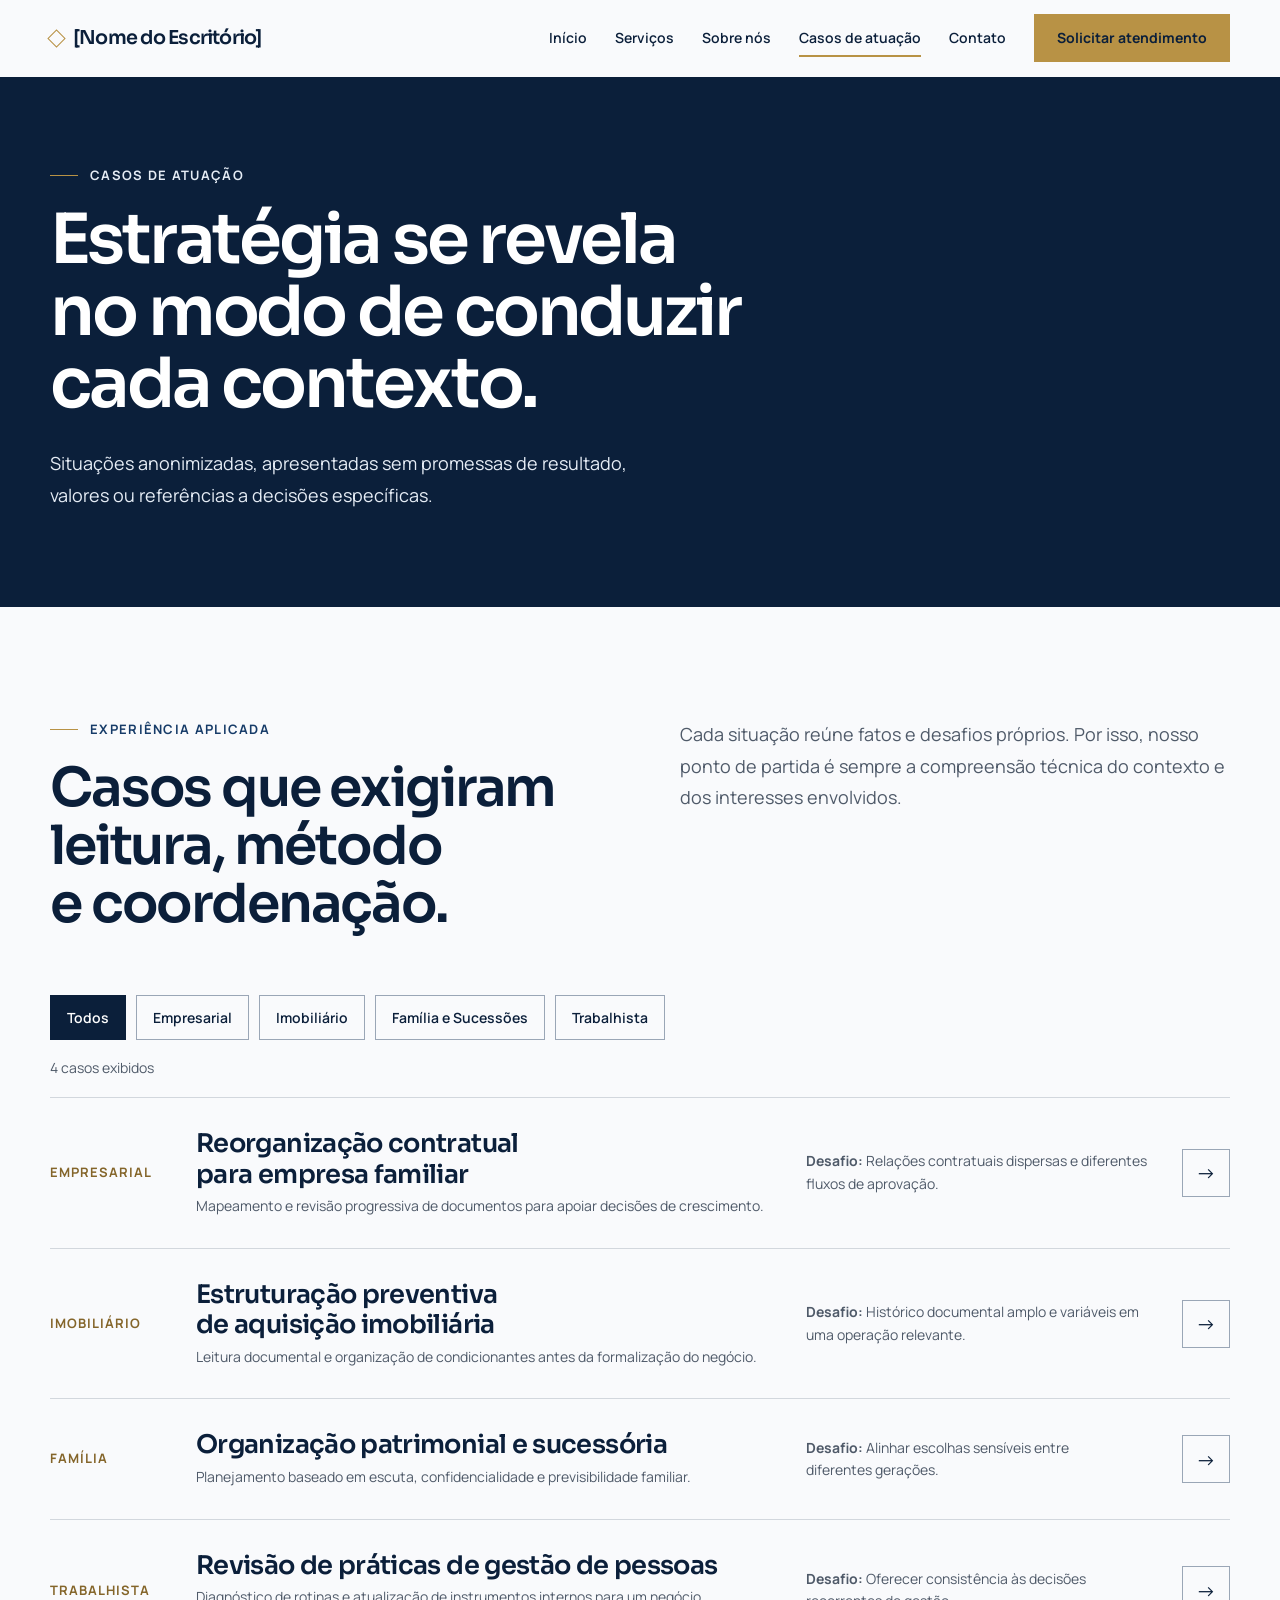
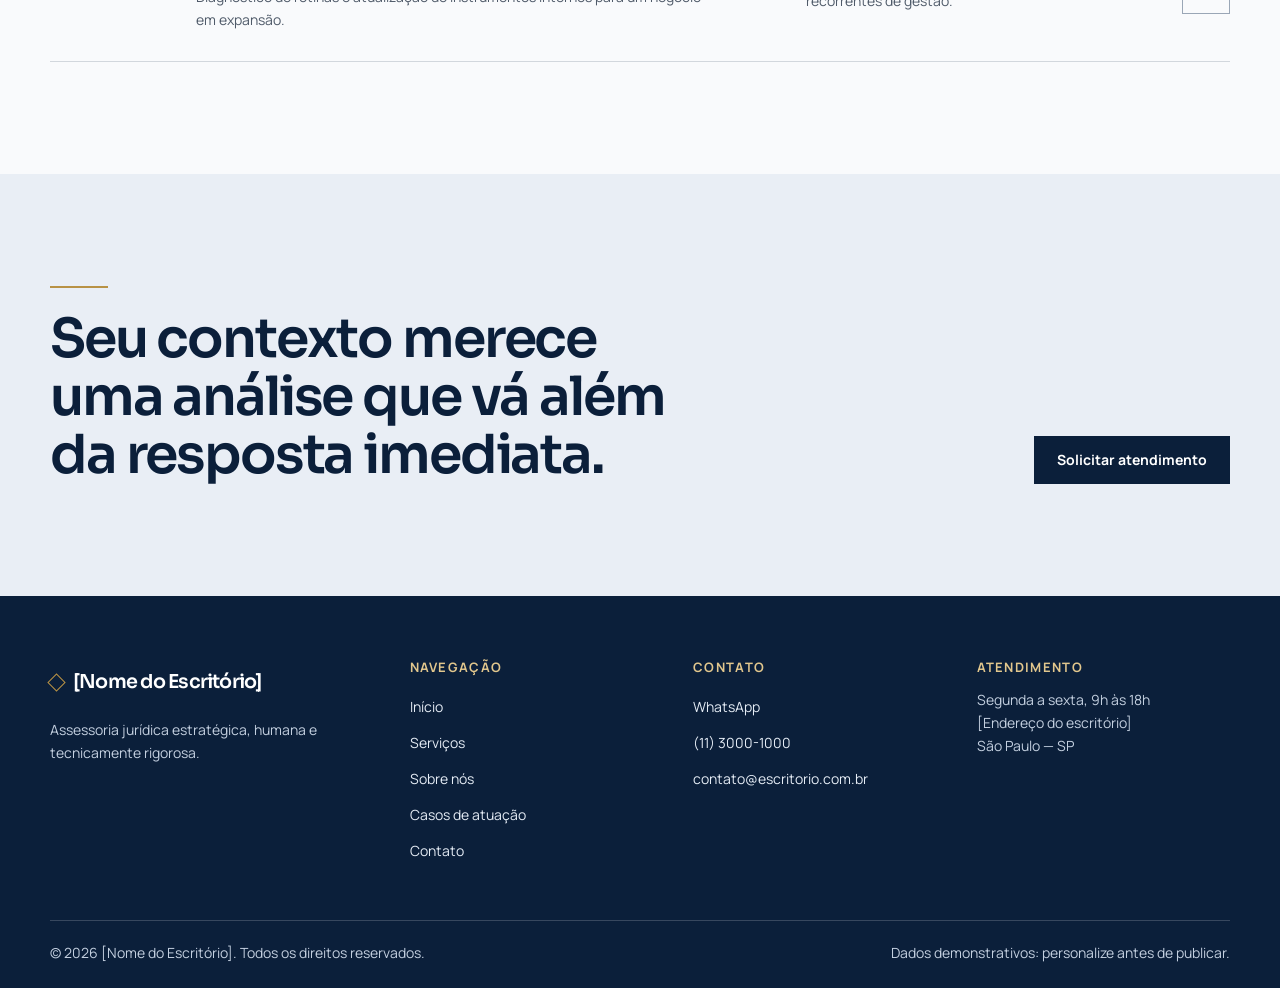
<file: casos.html>
<!doctype html>
<html lang="pt-BR">
<head>
<meta charset="utf-8">
<meta name="viewport" content="width=device-width,initial-scale=1">
<title>Casos de atuação — [Nome do Escritório]</title>
<meta name="description" content="Casos anonimizados de atuação jurídica estratégica.">
<meta name="theme-color" content="#0B1F3A">
<meta property="og:type" content="website">
<meta property="og:title" content="Casos de atuação — [Nome do Escritório]">
<meta property="og:description" content="Casos anonimizados de atuação jurídica estratégica.">
<link rel="icon" href="data:image/svg+xml,%3Csvg xmlns='http://www.w3.org/2000/svg' viewBox='0 0 32 32'%3E%3Crect width='32' height='32' fill='%230B1F3A'/%3E%3Crect x='10' y='10' width='12' height='12' fill='none' stroke='%23B89245' stroke-width='2' transform='rotate(45 16 16)'/%3E%3C/svg%3E">
<script>document.documentElement.classList.add('js')</script>
<link rel="preconnect" href="https://fonts.googleapis.com">
<link rel="preconnect" href="https://fonts.gstatic.com" crossorigin>
<link rel="stylesheet" href="https://fonts.googleapis.com/css2?family=Manrope:wght@400;500;600;700&amp;family=Sora:wght@500;600&amp;display=swap">
<link rel="preconnect" href="https://images.unsplash.com">
<link rel="stylesheet" href="assets/styles.css">
</head>
<body>
<div class="progress-line" aria-hidden="true"></div>
<a class="skip-link" href="#conteudo">Ir para o conteúdo</a>
<header class="site-header">
  <nav class="nav shell" aria-label="Navegação principal">
    <a class="brand" href="index.html"><span class="brand-mark" aria-hidden="true"></span>[Nome do Escritório]</a>
    <button class="nav-toggle" type="button" aria-expanded="false" aria-controls="menu-principal" aria-label="Abrir menu"><span></span><span></span></button>
    <div class="nav-links" id="menu-principal">
        <a href="index.html">Início</a>
        <a href="servicos.html">Serviços</a>
        <a href="sobre.html">Sobre nós</a>
        <a href="casos.html" aria-current="page">Casos de atuação</a>
        <a href="contato.html">Contato</a>
        <a class="button button--gold" href="contato.html#formulario">Solicitar atendimento</a>
    </div>
  </nav>
</header>
<main id="conteudo">
  <section class="page-hero page-hero--casos">
    <div class="shell">
      <p class="eyebrow">Casos de atuação</p>
      <h1>Estratégia se revela no modo de conduzir cada contexto.</h1>
      <p class="lede">Situações anonimizadas, apresentadas sem promessas de resultado, valores ou referências a decisões específicas.</p>
    </div>
  </section>

  <section class="section shell">
    <div class="split">
      <div>
        <p class="eyebrow">Experiência aplicada</p>
        <h2>Casos que exigiram leitura, método e coordenação.</h2>
      </div>
      <div>
        <p class="lede">Cada situação reúne fatos e desafios próprios. Por isso, nosso ponto de partida é sempre a compreensão técnica do contexto e dos interesses envolvidos.</p>
      </div>
    </div>
    <div class="filters" role="group" aria-label="Filtrar casos por área"><button class="filter" type="button" data-filter="todos" aria-pressed="true">Todos</button><button class="filter" type="button" data-filter="empresarial" aria-pressed="false">Empresarial</button><button class="filter" type="button" data-filter="imobiliario" aria-pressed="false">Imobiliário</button><button class="filter" type="button" data-filter="familia" aria-pressed="false">Família e Sucessões</button><button class="filter" type="button" data-filter="trabalhista" aria-pressed="false">Trabalhista</button></div>
    <p class="filter-count" data-filter-count aria-live="polite">4 casos exibidos</p>
    <div class="case-list">
      <article class="case-card" data-area="empresarial">
        <span class="case-label">Empresarial</span>
        <div><h3>Reorganização contratual para empresa familiar</h3><p>Mapeamento e revisão progressiva de documentos para apoiar decisões de crescimento.</p></div>
        <p><strong>Desafio:</strong> Relações contratuais dispersas e diferentes fluxos de aprovação.</p>
        <button class="case-open" type="button" data-case="empresarial" aria-haspopup="dialog" aria-label="Ver detalhes: Reorganização contratual para empresa familiar"><span aria-hidden="true">→</span></button>
      </article>
      <article class="case-card" data-area="imobiliario">
        <span class="case-label">Imobiliário</span>
        <div><h3>Estruturação preventiva de aquisição imobiliária</h3><p>Leitura documental e organização de condicionantes antes da formalização do negócio.</p></div>
        <p><strong>Desafio:</strong> Histórico documental amplo e variáveis em uma operação relevante.</p>
        <button class="case-open" type="button" data-case="imobiliario" aria-haspopup="dialog" aria-label="Ver detalhes: Estruturação preventiva de aquisição imobiliária"><span aria-hidden="true">→</span></button>
      </article>
      <article class="case-card" data-area="familia">
        <span class="case-label">Família</span>
        <div><h3>Organização patrimonial e sucessória</h3><p>Planejamento baseado em escuta, confidencialidade e previsibilidade familiar.</p></div>
        <p><strong>Desafio:</strong> Alinhar escolhas sensíveis entre diferentes gerações.</p>
        <button class="case-open" type="button" data-case="familia" aria-haspopup="dialog" aria-label="Ver detalhes: Organização patrimonial e sucessória"><span aria-hidden="true">→</span></button>
      </article>
      <article class="case-card" data-area="trabalhista">
        <span class="case-label">Trabalhista</span>
        <div><h3>Revisão de práticas de gestão de pessoas</h3><p>Diagnóstico de rotinas e atualização de instrumentos internos para um negócio em expansão.</p></div>
        <p><strong>Desafio:</strong> Oferecer consistência às decisões recorrentes de gestão.</p>
        <button class="case-open" type="button" data-case="trabalhista" aria-haspopup="dialog" aria-label="Ver detalhes: Revisão de práticas de gestão de pessoas"><span aria-hidden="true">→</span></button>
      </article>
    </div>
  </section>

  <section class="section closing">
    <div class="shell closing-grid">
      <div>
        <div class="gold-rule" aria-hidden="true"></div>
        <h2>Seu contexto merece uma análise que vá além da resposta imediata.</h2>
      </div>
      <a class="button" href="contato.html#formulario">Solicitar atendimento</a>
    </div>
  </section>
</main>
<dialog id="case-dialog" aria-labelledby="dialog-title">
  <div class="dialog-inner">
    <button class="dialog-close" type="button" data-close-dialog aria-label="Fechar detalhes"><span aria-hidden="true">×</span></button>
    <div class="dialog-meta"><span data-dialog-area></span><span>Caso anonimizado</span></div>
    <h2 id="dialog-title" data-dialog-title></h2>
    <dl class="detail-list">
      <div><dt>Desafio</dt><dd data-dialog-challenge></dd></div>
      <div><dt>Estratégia</dt><dd data-dialog-strategy></dd></div>
      <div><dt>Encaminhamento</dt><dd data-dialog-outcome></dd></div>
    </dl>
    <div class="dialog-cta">
      <p>Tem uma situação parecida?</p>
      <a class="button" href="contato.html#formulario">Solicitar atendimento</a>
    </div>
  </div>
</dialog>
<footer class="site-footer">
  <div class="shell footer-grid">
    <div>
      <a class="brand" href="index.html"><span class="brand-mark" aria-hidden="true"></span>[Nome do Escritório]</a>
      <p>Assessoria jurídica estratégica, humana e tecnicamente rigorosa.</p>
    </div>
    <nav aria-label="Rodapé">
      <h2 class="footer-title">Navegação</h2>
        <a href="index.html">Início</a>
        <a href="servicos.html">Serviços</a>
        <a href="sobre.html">Sobre nós</a>
        <a href="casos.html">Casos de atuação</a>
        <a href="contato.html">Contato</a>
    </nav>
    <div>
      <h2 class="footer-title">Contato</h2>
      <a href="https://wa.me/551130001000?text=Ol%C3%A1%2C%20gostaria%20de%20orienta%C3%A7%C3%A3o%20jur%C3%ADdica%20inicial." target="_blank" rel="noopener">WhatsApp<span class="visually-hidden"> (abre em nova aba)</span></a>
      <a href="tel:+551130001000">(11) 3000-1000</a>
      <a href="mailto:contato@escritorio.com.br">contato@escritorio.com.br</a>
    </div>
    <div>
      <h2 class="footer-title">Atendimento</h2>
      <p>Segunda a sexta, 9h às 18h<br>[Endereço do escritório]<br>São Paulo — SP</p>
    </div>
  </div>
  <div class="shell footer-bottom">
    <span>© 2026 [Nome do Escritório]. Todos os direitos reservados.</span>
    <span>Dados demonstrativos: personalize antes de publicar.</span>
  </div>
</footer>
<aside class="mobile-contact-bar is-hidden" aria-label="Canais rápidos de atendimento">
  <a class="mobile-contact-bar__whatsapp" href="https://wa.me/551130001000?text=Ol%C3%A1%2C%20gostaria%20de%20orienta%C3%A7%C3%A3o%20jur%C3%ADdica%20inicial." target="_blank" rel="noopener">Falar no WhatsApp<span class="visually-hidden"> (abre em nova aba)</span></a>
  <a class="mobile-contact-bar__form" href="contato.html#formulario">Enviar mensagem</a>
</aside>
<script src="assets/lenis.min.js" defer></script>
<script src="assets/app.js" defer></script>
</body>
</html>
</file>
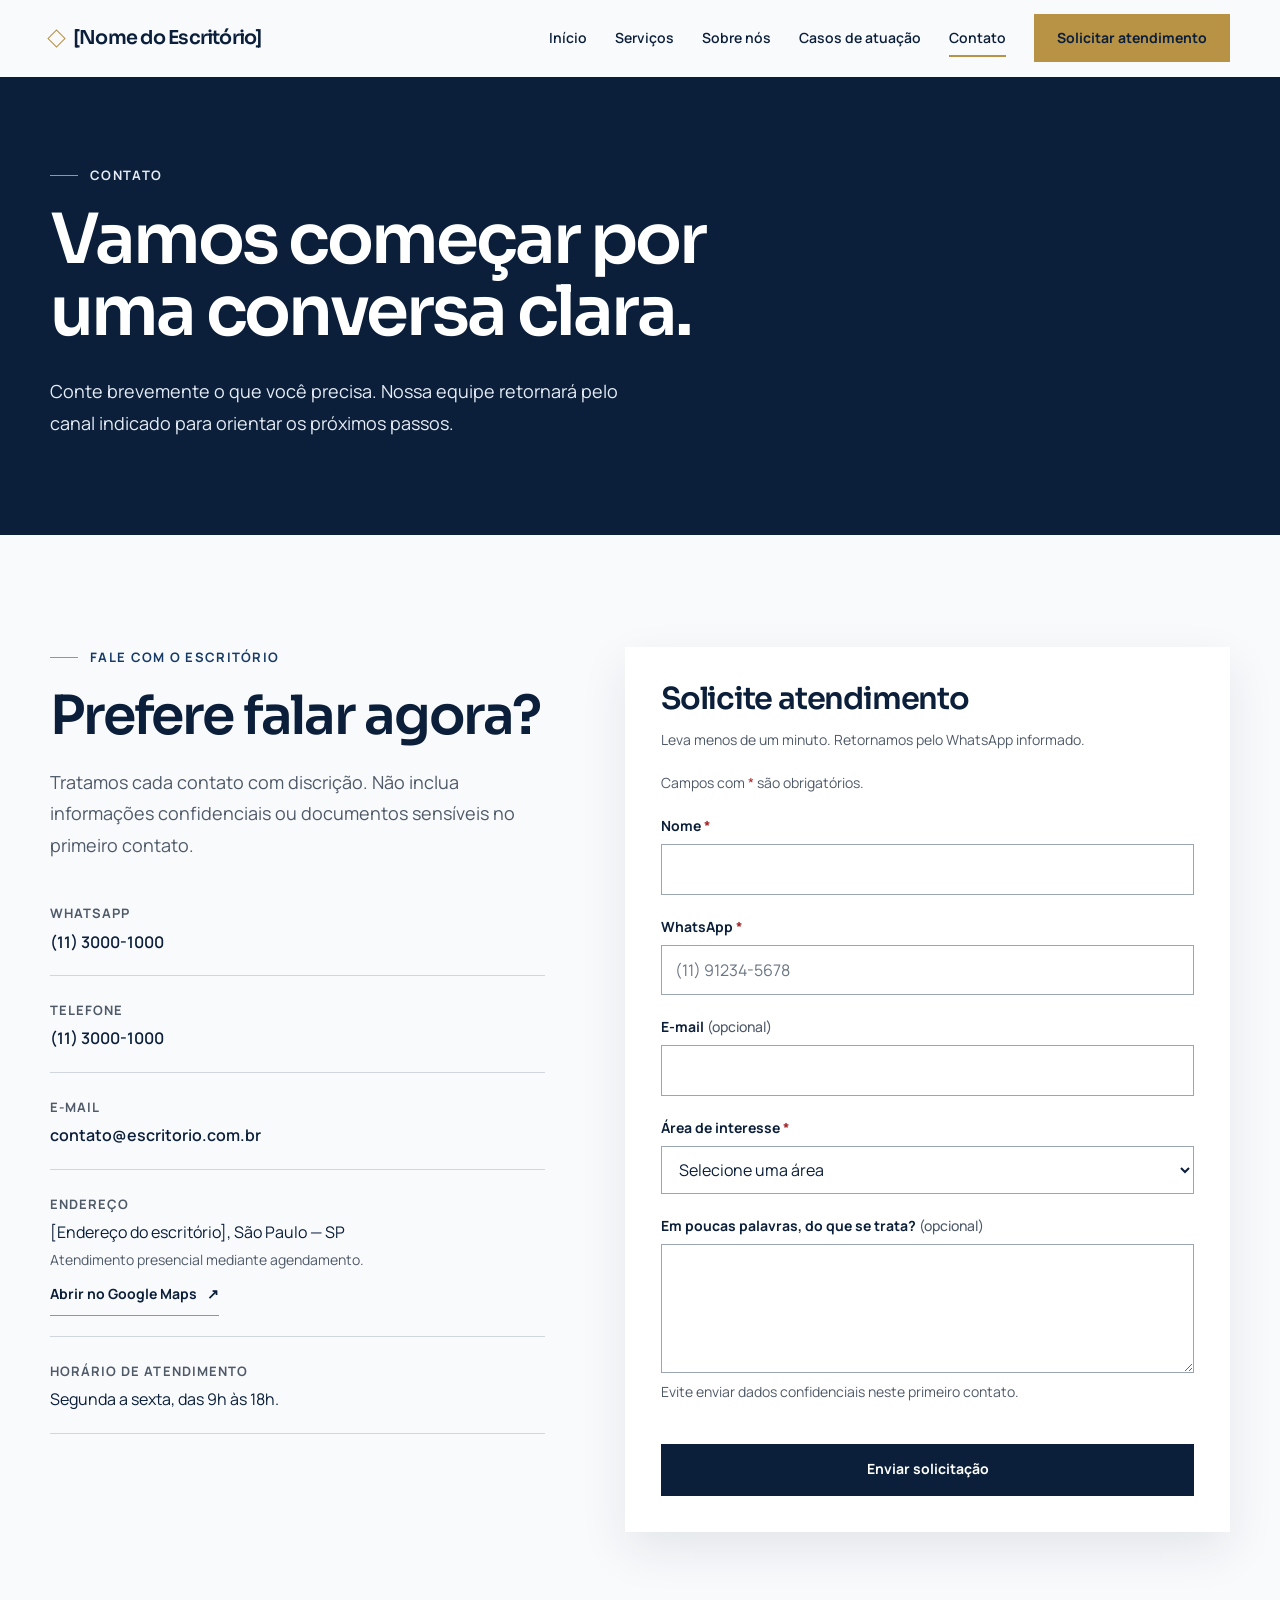
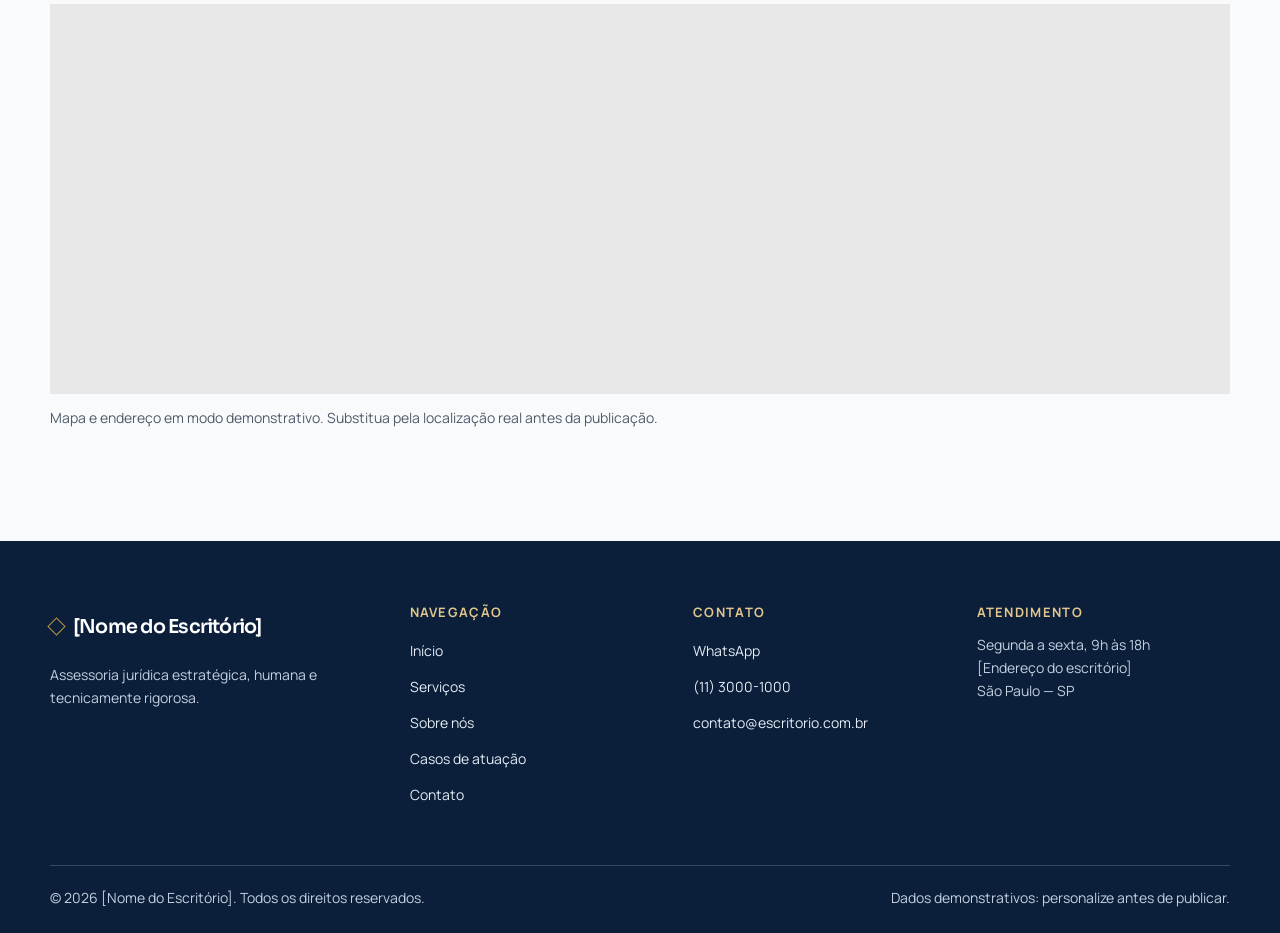
<file: contato.html>
<!doctype html>
<html lang="pt-BR">
<head>
<meta charset="utf-8">
<meta name="viewport" content="width=device-width,initial-scale=1">
<title>Contato — [Nome do Escritório]</title>
<meta name="description" content="Fale com o escritório pelo WhatsApp, telefone ou formulário e solicite atendimento jurídico.">
<meta name="theme-color" content="#0B1F3A">
<meta property="og:type" content="website">
<meta property="og:title" content="Contato — [Nome do Escritório]">
<meta property="og:description" content="Fale com o escritório pelo WhatsApp, telefone ou formulário e solicite atendimento jurídico.">
<link rel="icon" href="data:image/svg+xml,%3Csvg xmlns='http://www.w3.org/2000/svg' viewBox='0 0 32 32'%3E%3Crect width='32' height='32' fill='%230B1F3A'/%3E%3Crect x='10' y='10' width='12' height='12' fill='none' stroke='%23B89245' stroke-width='2' transform='rotate(45 16 16)'/%3E%3C/svg%3E">
<script>document.documentElement.classList.add('js')</script>
<link rel="preconnect" href="https://fonts.googleapis.com">
<link rel="preconnect" href="https://fonts.gstatic.com" crossorigin>
<link rel="stylesheet" href="https://fonts.googleapis.com/css2?family=Manrope:wght@400;500;600;700&amp;family=Sora:wght@500;600&amp;display=swap">
<link rel="preconnect" href="https://images.unsplash.com">
<link rel="stylesheet" href="assets/styles.css">
</head>
<body>
<div class="progress-line" aria-hidden="true"></div>
<a class="skip-link" href="#conteudo">Ir para o conteúdo</a>
<header class="site-header">
  <nav class="nav shell" aria-label="Navegação principal">
    <a class="brand" href="index.html"><span class="brand-mark" aria-hidden="true"></span>[Nome do Escritório]</a>
    <button class="nav-toggle" type="button" aria-expanded="false" aria-controls="menu-principal" aria-label="Abrir menu"><span></span><span></span></button>
    <div class="nav-links" id="menu-principal">
        <a href="index.html">Início</a>
        <a href="servicos.html">Serviços</a>
        <a href="sobre.html">Sobre nós</a>
        <a href="casos.html">Casos de atuação</a>
        <a href="contato.html" aria-current="page">Contato</a>
        <a class="button button--gold" href="contato.html#formulario">Solicitar atendimento</a>
    </div>
  </nav>
</header>
<main id="conteudo">
  <section class="page-hero page-hero--contato">
    <div class="shell">
      <p class="eyebrow">Contato</p>
      <h1>Vamos começar por uma conversa clara.</h1>
      <p class="lede">Conte brevemente o que você precisa. Nossa equipe retornará pelo canal indicado para orientar os próximos passos.</p>
    </div>
  </section>

  <section class="section shell">
    <div class="contact-grid">
      <div>
        <p class="eyebrow">Fale com o escritório</p>
        <h2>Prefere falar agora?</h2>
        <p class="lede">Tratamos cada contato com discrição. Não inclua informações confidenciais ou documentos sensíveis no primeiro contato.</p>
        <dl class="contact-details">
          <div><dt>WhatsApp</dt><dd><a href="https://wa.me/551130001000?text=Ol%C3%A1%2C%20gostaria%20de%20orienta%C3%A7%C3%A3o%20jur%C3%ADdica%20inicial." target="_blank" rel="noopener">(11) 3000-1000<span class="visually-hidden"> (abre o WhatsApp em nova aba)</span></a></dd></div>
          <div><dt>Telefone</dt><dd><a href="tel:+551130001000">(11) 3000-1000</a></dd></div>
          <div><dt>E-mail</dt><dd><a href="mailto:contato@escritorio.com.br">contato@escritorio.com.br</a></dd></div>
          <div><dt>Endereço</dt><dd>[Endereço do escritório], São Paulo — SP<br><small>Atendimento presencial mediante agendamento.</small><br><a class="text-link" href="https://www.google.com/maps/search/?api=1&amp;query=S%C3%A3o+Paulo+SP" target="_blank" rel="noopener">Abrir no Google Maps <span aria-hidden="true">↗</span><span class="visually-hidden"> (abre em nova aba)</span></a></dd></div>
          <div><dt>Horário de atendimento</dt><dd>Segunda a sexta, das 9h às 18h.</dd></div>
        </dl>
      </div>

      <form class="form" id="formulario" data-contact-form aria-labelledby="form-title">
        <h2 class="form-title" id="form-title">Solicite atendimento</h2>
        <p class="form-intro">Leva menos de um minuto. Retornamos pelo WhatsApp informado.</p>
        <p class="form-legend">Campos com <span class="req" aria-hidden="true">*</span> são obrigatórios.</p>
        <div class="field">
          <label for="nome">Nome <span class="req" aria-hidden="true">*</span></label>
          <input id="nome" name="nome" autocomplete="name" required aria-describedby="nome-erro">
          <span class="field-error" id="nome-erro"></span>
        </div>
        <div class="field">
          <label for="telefone">WhatsApp <span class="req" aria-hidden="true">*</span></label>
          <input id="telefone" name="telefone" type="tel" inputmode="tel" autocomplete="tel-national" placeholder="(11) 91234-5678" required aria-describedby="telefone-erro">
          <span class="field-error" id="telefone-erro"></span>
        </div>
        <div class="field">
          <label for="email">E-mail <span class="optional">(opcional)</span></label>
          <input id="email" name="email" type="email" autocomplete="email" aria-describedby="email-erro">
          <span class="field-error" id="email-erro"></span>
        </div>
        <div class="field">
          <label for="area">Área de interesse <span class="req" aria-hidden="true">*</span></label>
          <select id="area" name="area" required aria-describedby="area-erro"><option value="" selected disabled>Selecione uma área</option><option>Direito Empresarial</option><option>Direito Civil</option><option>Direito Trabalhista</option><option>Família e Sucessões</option><option>Direito Imobiliário</option><option>Direito Tributário</option><option>Outra questão</option></select>
          <span class="field-error" id="area-erro"></span>
        </div>
        <div class="field">
          <label for="mensagem">Em poucas palavras, do que se trata? <span class="optional">(opcional)</span></label>
          <textarea id="mensagem" name="mensagem" rows="4" aria-describedby="mensagem-ajuda"></textarea>
          <small class="field-hint" id="mensagem-ajuda">Evite enviar dados confidenciais neste primeiro contato.</small>
        </div>
        <p class="form-status" role="status" aria-live="polite"></p>
        <button class="button" type="submit">Enviar solicitação</button>
      </form>
    </div>

    <div class="map">
      <iframe title="Mapa de localização do escritório" loading="lazy" referrerpolicy="no-referrer-when-downgrade" src="https://www.google.com/maps?q=S%C3%A3o%20Paulo%20SP&amp;output=embed"></iframe>
      <p class="note">Mapa e endereço em modo demonstrativo. Substitua pela localização real antes da publicação.</p>
    </div>
  </section>
</main>
<footer class="site-footer">
  <div class="shell footer-grid">
    <div>
      <a class="brand" href="index.html"><span class="brand-mark" aria-hidden="true"></span>[Nome do Escritório]</a>
      <p>Assessoria jurídica estratégica, humana e tecnicamente rigorosa.</p>
    </div>
    <nav aria-label="Rodapé">
      <h2 class="footer-title">Navegação</h2>
        <a href="index.html">Início</a>
        <a href="servicos.html">Serviços</a>
        <a href="sobre.html">Sobre nós</a>
        <a href="casos.html">Casos de atuação</a>
        <a href="contato.html">Contato</a>
    </nav>
    <div>
      <h2 class="footer-title">Contato</h2>
      <a href="https://wa.me/551130001000?text=Ol%C3%A1%2C%20gostaria%20de%20orienta%C3%A7%C3%A3o%20jur%C3%ADdica%20inicial." target="_blank" rel="noopener">WhatsApp<span class="visually-hidden"> (abre em nova aba)</span></a>
      <a href="tel:+551130001000">(11) 3000-1000</a>
      <a href="mailto:contato@escritorio.com.br">contato@escritorio.com.br</a>
    </div>
    <div>
      <h2 class="footer-title">Atendimento</h2>
      <p>Segunda a sexta, 9h às 18h<br>[Endereço do escritório]<br>São Paulo — SP</p>
    </div>
  </div>
  <div class="shell footer-bottom">
    <span>© 2026 [Nome do Escritório]. Todos os direitos reservados.</span>
    <span>Dados demonstrativos: personalize antes de publicar.</span>
  </div>
</footer>
<aside class="mobile-contact-bar is-hidden" aria-label="Canais rápidos de atendimento">
  <a class="mobile-contact-bar__whatsapp" href="https://wa.me/551130001000?text=Ol%C3%A1%2C%20gostaria%20de%20orienta%C3%A7%C3%A3o%20jur%C3%ADdica%20inicial." target="_blank" rel="noopener">Falar no WhatsApp<span class="visually-hidden"> (abre em nova aba)</span></a>
  <a class="mobile-contact-bar__form" href="contato.html#formulario">Enviar mensagem</a>
</aside>
<script src="assets/lenis.min.js" defer></script>
<script src="assets/app.js" defer></script>
</body>
</html>
</file>
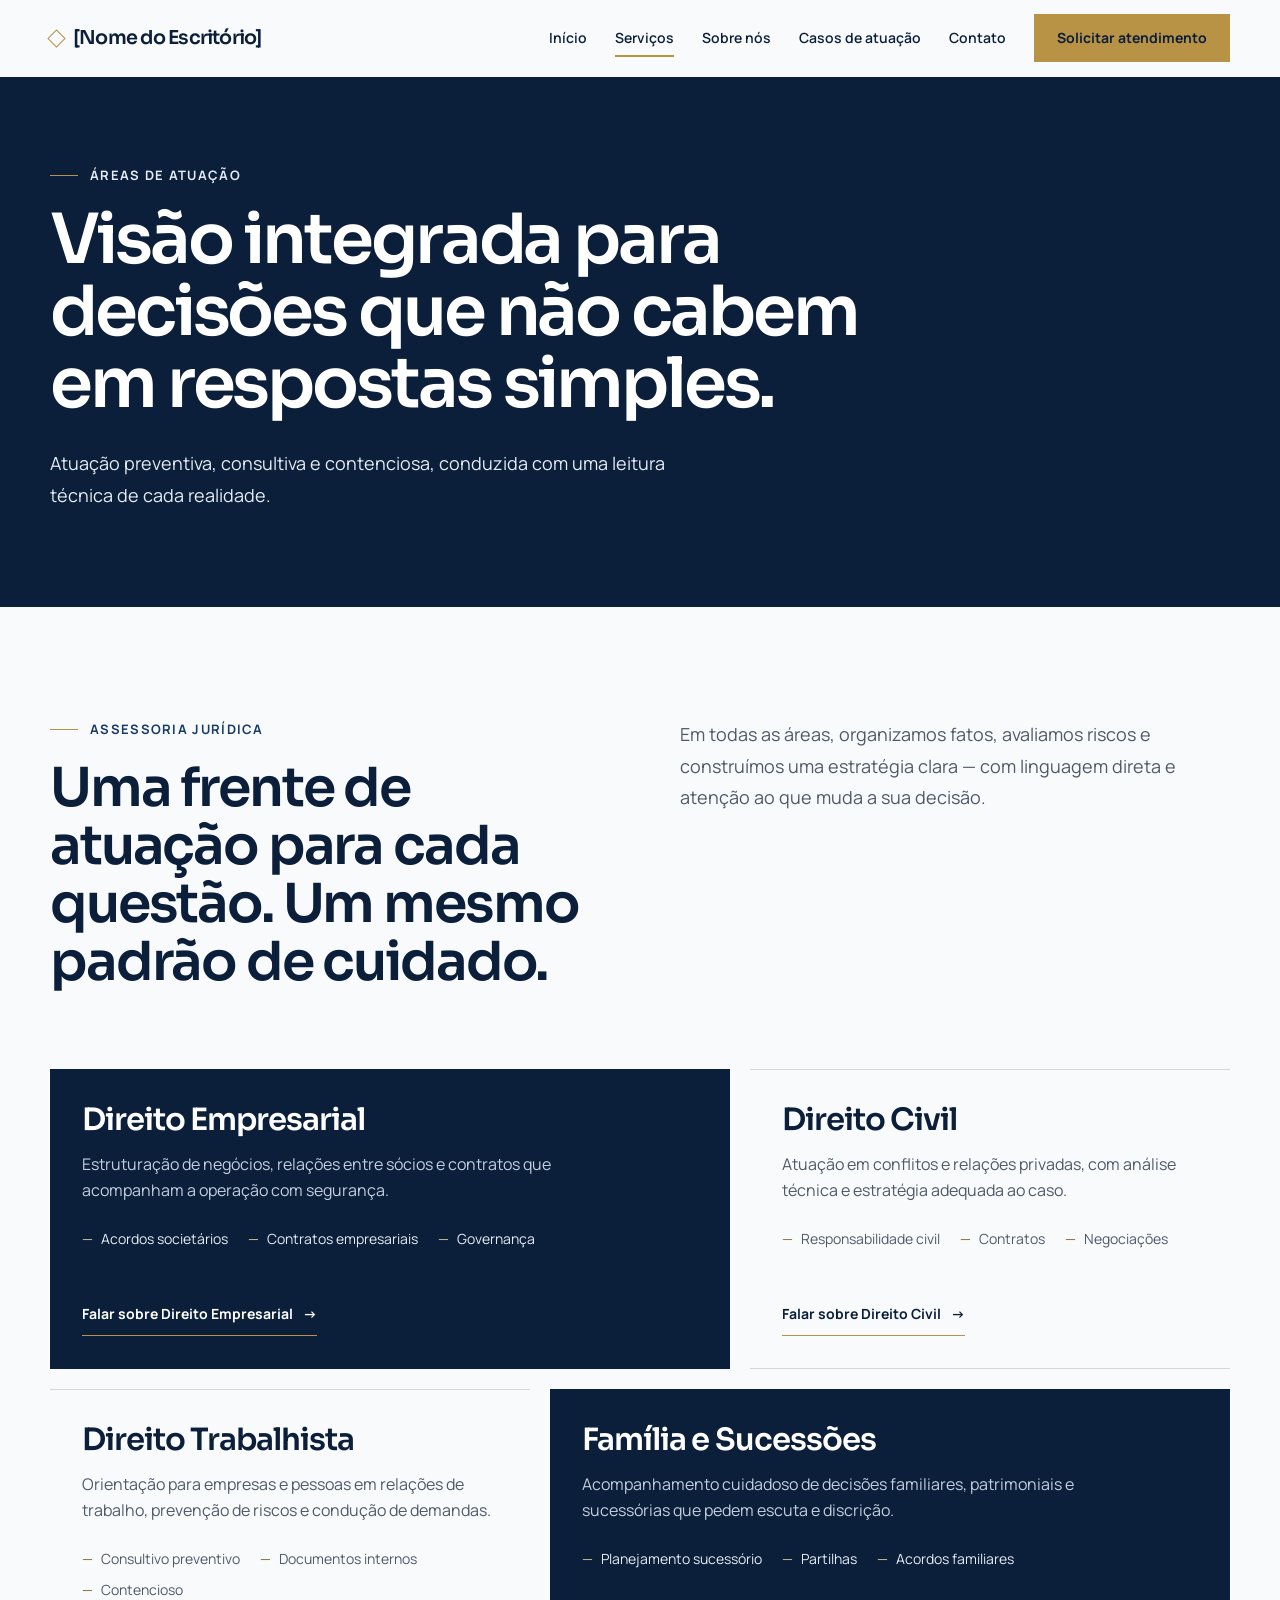
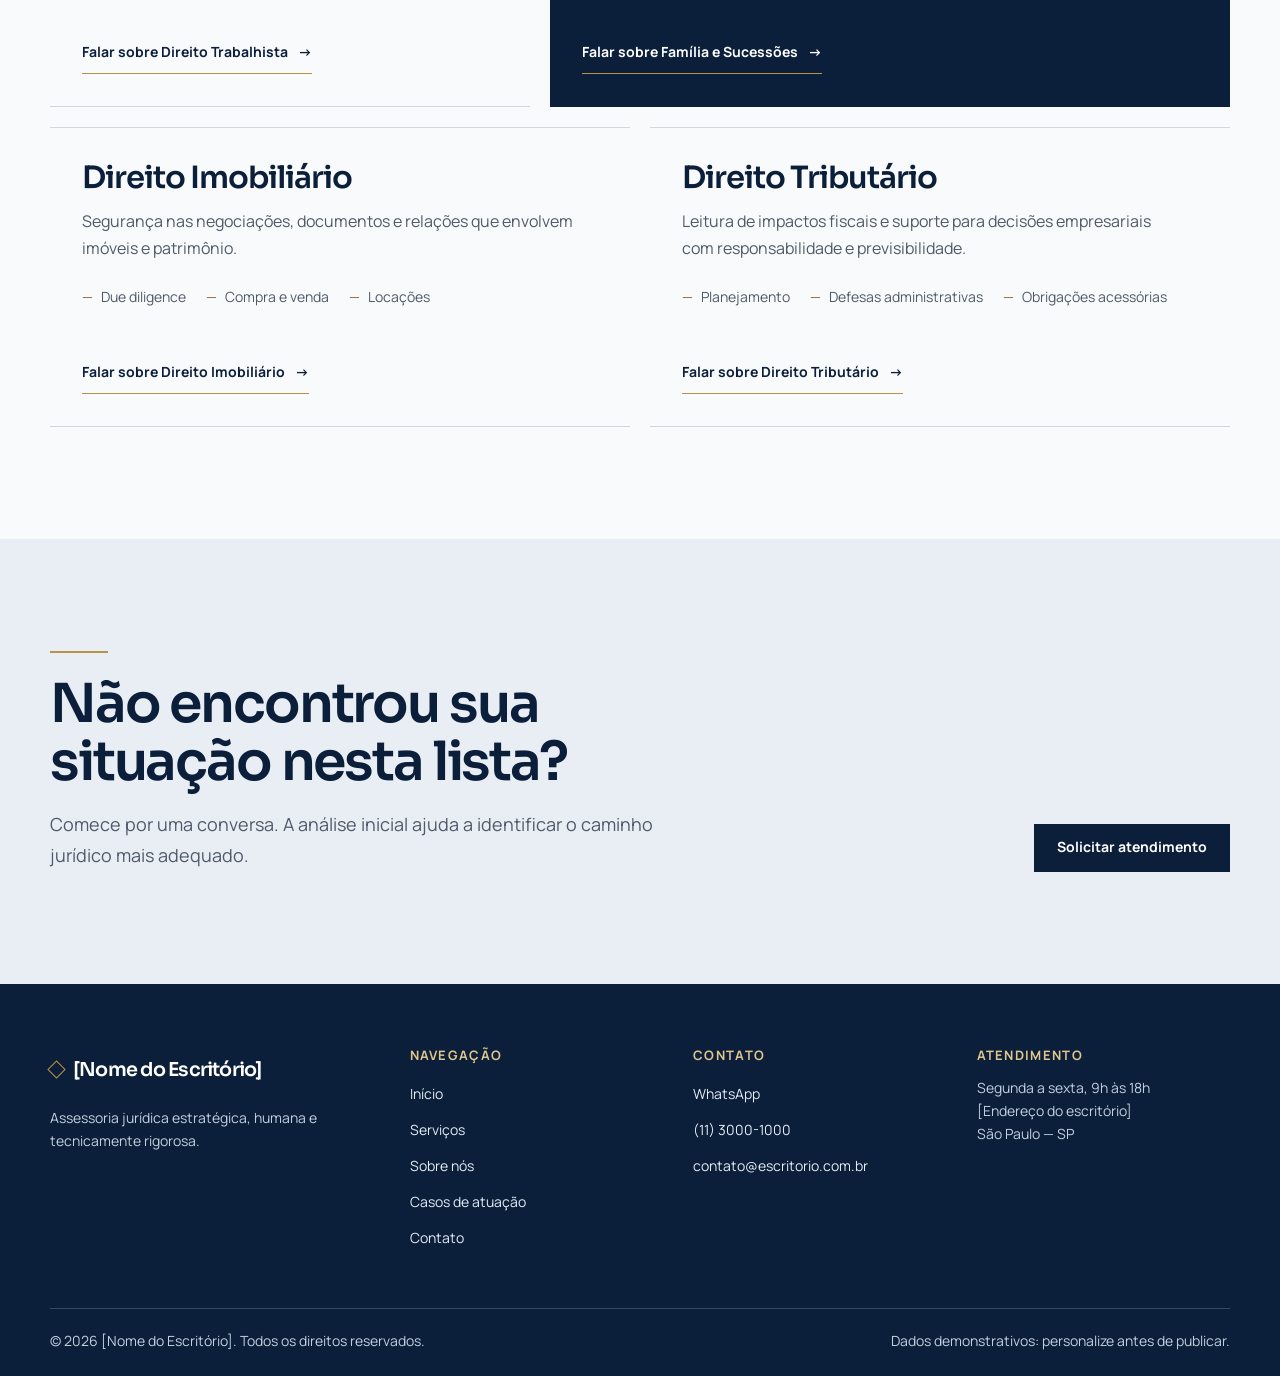
<file: servicos.html>
<!doctype html>
<html lang="pt-BR">
<head>
<meta charset="utf-8">
<meta name="viewport" content="width=device-width,initial-scale=1">
<title>Serviços — [Nome do Escritório]</title>
<meta name="description" content="Áreas de atuação: Direito Empresarial, Civil, Trabalhista, Família e Sucessões, Imobiliário e Tributário.">
<meta name="theme-color" content="#0B1F3A">
<meta property="og:type" content="website">
<meta property="og:title" content="Serviços — [Nome do Escritório]">
<meta property="og:description" content="Áreas de atuação: Direito Empresarial, Civil, Trabalhista, Família e Sucessões, Imobiliário e Tributário.">
<link rel="icon" href="data:image/svg+xml,%3Csvg xmlns='http://www.w3.org/2000/svg' viewBox='0 0 32 32'%3E%3Crect width='32' height='32' fill='%230B1F3A'/%3E%3Crect x='10' y='10' width='12' height='12' fill='none' stroke='%23B89245' stroke-width='2' transform='rotate(45 16 16)'/%3E%3C/svg%3E">
<script>document.documentElement.classList.add('js')</script>
<link rel="preconnect" href="https://fonts.googleapis.com">
<link rel="preconnect" href="https://fonts.gstatic.com" crossorigin>
<link rel="stylesheet" href="https://fonts.googleapis.com/css2?family=Manrope:wght@400;500;600;700&amp;family=Sora:wght@500;600&amp;display=swap">
<link rel="preconnect" href="https://images.unsplash.com">
<link rel="stylesheet" href="assets/styles.css">
</head>
<body>
<div class="progress-line" aria-hidden="true"></div>
<a class="skip-link" href="#conteudo">Ir para o conteúdo</a>
<header class="site-header">
  <nav class="nav shell" aria-label="Navegação principal">
    <a class="brand" href="index.html"><span class="brand-mark" aria-hidden="true"></span>[Nome do Escritório]</a>
    <button class="nav-toggle" type="button" aria-expanded="false" aria-controls="menu-principal" aria-label="Abrir menu"><span></span><span></span></button>
    <div class="nav-links" id="menu-principal">
        <a href="index.html">Início</a>
        <a href="servicos.html" aria-current="page">Serviços</a>
        <a href="sobre.html">Sobre nós</a>
        <a href="casos.html">Casos de atuação</a>
        <a href="contato.html">Contato</a>
        <a class="button button--gold" href="contato.html#formulario">Solicitar atendimento</a>
    </div>
  </nav>
</header>
<main id="conteudo">
  <section class="page-hero page-hero--servicos">
    <div class="shell">
      <p class="eyebrow">Áreas de atuação</p>
      <h1>Visão integrada para decisões que não cabem em respostas simples.</h1>
      <p class="lede">Atuação preventiva, consultiva e contenciosa, conduzida com uma leitura técnica de cada realidade.</p>
    </div>
  </section>

  <section class="section shell">
    <div class="split">
      <div>
        <p class="eyebrow">Assessoria jurídica</p>
        <h2>Uma frente de atuação para cada questão. Um mesmo padrão de cuidado.</h2>
      </div>
      <div>
        <p class="lede">Em todas as áreas, organizamos fatos, avaliamos riscos e construímos uma estratégia clara — com linguagem direta e atenção ao que muda a sua decisão.</p>
      </div>
    </div>
    <div class="areas">
      <article class="area area--dark" id="empresarial">
        <h3>Direito Empresarial</h3>
        <p>Estruturação de negócios, relações entre sócios e contratos que acompanham a operação com segurança.</p>
        <ul><li>Acordos societários</li><li>Contratos empresariais</li><li>Governança</li></ul>
        <a class="text-link" href="contato.html?area=Direito%20Empresarial#formulario">Falar sobre Direito Empresarial <span aria-hidden="true">→</span></a>
      </article>
      <article class="area" id="civil">
        <h3>Direito Civil</h3>
        <p>Atuação em conflitos e relações privadas, com análise técnica e estratégia adequada ao caso.</p>
        <ul><li>Responsabilidade civil</li><li>Contratos</li><li>Negociações</li></ul>
        <a class="text-link" href="contato.html?area=Direito%20Civil#formulario">Falar sobre Direito Civil <span aria-hidden="true">→</span></a>
      </article>
      <article class="area" id="trabalhista">
        <h3>Direito Trabalhista</h3>
        <p>Orientação para empresas e pessoas em relações de trabalho, prevenção de riscos e condução de demandas.</p>
        <ul><li>Consultivo preventivo</li><li>Documentos internos</li><li>Contencioso</li></ul>
        <a class="text-link" href="contato.html?area=Direito%20Trabalhista#formulario">Falar sobre Direito Trabalhista <span aria-hidden="true">→</span></a>
      </article>
      <article class="area area--dark" id="familia">
        <h3>Família e Sucessões</h3>
        <p>Acompanhamento cuidadoso de decisões familiares, patrimoniais e sucessórias que pedem escuta e discrição.</p>
        <ul><li>Planejamento sucessório</li><li>Partilhas</li><li>Acordos familiares</li></ul>
        <a class="text-link" href="contato.html?area=Fam%C3%ADlia%20e%20Sucess%C3%B5es#formulario">Falar sobre Família e Sucessões <span aria-hidden="true">→</span></a>
      </article>
      <article class="area" id="imobiliario">
        <h3>Direito Imobiliário</h3>
        <p>Segurança nas negociações, documentos e relações que envolvem imóveis e patrimônio.</p>
        <ul><li>Due diligence</li><li>Compra e venda</li><li>Locações</li></ul>
        <a class="text-link" href="contato.html?area=Direito%20Imobili%C3%A1rio#formulario">Falar sobre Direito Imobiliário <span aria-hidden="true">→</span></a>
      </article>
      <article class="area" id="tributario">
        <h3>Direito Tributário</h3>
        <p>Leitura de impactos fiscais e suporte para decisões empresariais com responsabilidade e previsibilidade.</p>
        <ul><li>Planejamento</li><li>Defesas administrativas</li><li>Obrigações acessórias</li></ul>
        <a class="text-link" href="contato.html?area=Direito%20Tribut%C3%A1rio#formulario">Falar sobre Direito Tributário <span aria-hidden="true">→</span></a>
      </article>
    </div>
  </section>

  <section class="section closing">
    <div class="shell closing-grid">
      <div>
        <div class="gold-rule" aria-hidden="true"></div>
        <h2>Não encontrou sua situação nesta lista?</h2>
      <p class="lede">Comece por uma conversa. A análise inicial ajuda a identificar o caminho jurídico mais adequado.</p>
      </div>
      <a class="button" href="contato.html#formulario">Solicitar atendimento</a>
    </div>
  </section>
</main>
<footer class="site-footer">
  <div class="shell footer-grid">
    <div>
      <a class="brand" href="index.html"><span class="brand-mark" aria-hidden="true"></span>[Nome do Escritório]</a>
      <p>Assessoria jurídica estratégica, humana e tecnicamente rigorosa.</p>
    </div>
    <nav aria-label="Rodapé">
      <h2 class="footer-title">Navegação</h2>
        <a href="index.html">Início</a>
        <a href="servicos.html">Serviços</a>
        <a href="sobre.html">Sobre nós</a>
        <a href="casos.html">Casos de atuação</a>
        <a href="contato.html">Contato</a>
    </nav>
    <div>
      <h2 class="footer-title">Contato</h2>
      <a href="https://wa.me/551130001000?text=Ol%C3%A1%2C%20gostaria%20de%20orienta%C3%A7%C3%A3o%20jur%C3%ADdica%20inicial." target="_blank" rel="noopener">WhatsApp<span class="visually-hidden"> (abre em nova aba)</span></a>
      <a href="tel:+551130001000">(11) 3000-1000</a>
      <a href="mailto:contato@escritorio.com.br">contato@escritorio.com.br</a>
    </div>
    <div>
      <h2 class="footer-title">Atendimento</h2>
      <p>Segunda a sexta, 9h às 18h<br>[Endereço do escritório]<br>São Paulo — SP</p>
    </div>
  </div>
  <div class="shell footer-bottom">
    <span>© 2026 [Nome do Escritório]. Todos os direitos reservados.</span>
    <span>Dados demonstrativos: personalize antes de publicar.</span>
  </div>
</footer>
<aside class="mobile-contact-bar is-hidden" aria-label="Canais rápidos de atendimento">
  <a class="mobile-contact-bar__whatsapp" href="https://wa.me/551130001000?text=Ol%C3%A1%2C%20gostaria%20de%20orienta%C3%A7%C3%A3o%20jur%C3%ADdica%20inicial." target="_blank" rel="noopener">Falar no WhatsApp<span class="visually-hidden"> (abre em nova aba)</span></a>
  <a class="mobile-contact-bar__form" href="contato.html#formulario">Enviar mensagem</a>
</aside>
<script src="assets/lenis.min.js" defer></script>
<script src="assets/app.js" defer></script>
</body>
</html>
</file>
<file: assets/styles.css>
/* ==========================================================================
   [Nome do Escritório] — design system
   Fontes carregadas via <link> no <head> de cada página (Sora + Manrope).
   ========================================================================== */

/* Lenis */
html.lenis, html.lenis body { height:auto; }
.lenis.lenis-smooth { scroll-behavior:auto !important; }
.lenis.lenis-smooth [data-lenis-prevent] { overscroll-behavior:contain; }
.lenis.lenis-stopped { overflow:clip; }

/* Tokens ------------------------------------------------------------------ */
:root {
  --paper:#F9FAFC;
  --surface:#FFFFFF;
  --mist:#E9EEF5;
  --ink:#0B1F3A;
  --ink-deep:#071427;
  --blue:#163B68;
  --muted:#4F5A69;          /* 6.6:1 sobre --paper */
  --gold:#B89245;           /* decorativo: linhas, fundos, ícones grandes */
  --gold-hover:#CDA85A;
  --gold-text:#84652A;      /* texto dourado sobre fundo claro — 5.2:1 */
  --gold-on-dark:#E2C78D;   /* texto dourado sobre --ink — 9:1 */
  --on-dark:#E5ECF5;
  --on-dark-muted:#C3CFDF;
  --line:rgba(11,31,58,.16);
  --line-strong:#9AA6B6;
  --line-on-dark:rgba(255,255,255,.18);
  --danger:#A3262A;
  --focus:var(--blue);
  --shadow:0 18px 45px rgba(11,31,58,.09);

  --font-display:Sora,"Segoe UI",Arial,sans-serif;
  --font-body:Manrope,"Segoe UI",Arial,sans-serif;

  --text-xs:.8125rem;  /* 13px — apenas caixa-alta com tracking */
  --text-sm:.875rem;   /* 14px — mínimo para texto corrido */
  --text-md:1rem;
  --text-lg:1.125rem;

  --header-h:76px;
  --gutter:20px;
}

/* Base -------------------------------------------------------------------- */
*, *::before, *::after { box-sizing:border-box; }
html { scroll-padding-top:calc(var(--header-h) + 16px); -webkit-text-size-adjust:100%; }
body { margin:0; background:var(--paper); color:var(--ink); font-family:var(--font-body); font-size:var(--text-md); line-height:1.65; -webkit-font-smoothing:antialiased; }
body.menu-open { overflow:hidden; }
a { color:inherit; text-decoration:none; }
button, input, select, textarea { font:inherit; color:inherit; }
button { cursor:pointer; }
img { display:block; max-width:100%; height:auto; }
::selection { background:var(--gold); color:var(--ink); }
:focus-visible { outline:3px solid var(--focus); outline-offset:3px; }

/* Áreas escuras trocam o anel de foco para dourado claro */
.hero, .case-feature, .page-hero, .site-footer, .area--dark, .mobile-contact-bar__whatsapp { --focus:var(--gold-on-dark); }

.skip-link { position:fixed; top:8px; left:8px; z-index:99; padding:10px 14px; background:var(--ink); color:#fff; font-weight:700; transform:translateY(-160%); transition:transform .2s; }
.skip-link:focus { transform:translateY(0); }
.visually-hidden { position:absolute !important; width:1px; height:1px; overflow:hidden; clip:rect(0 0 0 0); white-space:nowrap; }

/* Layout ------------------------------------------------------------------ */
.shell { width:min(1180px, calc(100% - var(--gutter) * 2)); margin-inline:auto; }
.section { position:relative; padding:112px 0; }
.section--tight { padding:80px 0; }
.split { display:grid; grid-template-columns:repeat(2, minmax(0, 1fr)); align-items:start; gap:80px; }
.split--align { align-items:center; }

/* Tipografia -------------------------------------------------------------- */
h1, h2, h3, p { margin-top:0; }
h1, h2, h3 { font-family:var(--font-display); font-weight:600; text-wrap:balance; }
h1 { max-width:820px; margin-bottom:28px; font-size:clamp(2.75rem, 6.2vw, 6rem); line-height:1.04; letter-spacing:-.045em; }
h2 { max-width:740px; margin-bottom:22px; font-size:clamp(2rem, 4.2vw, 3.6rem); line-height:1.08; letter-spacing:-.04em; }
h3 { margin-bottom:12px; font-size:clamp(1.3rem, 2vw, 1.6rem); line-height:1.2; letter-spacing:-.025em; }
p { text-wrap:pretty; }
.lede { max-width:615px; color:var(--muted); font-size:var(--text-lg); line-height:1.75; }
.note { color:var(--muted); font-size:var(--text-sm); }
.eyebrow { display:flex; gap:12px; align-items:center; margin:0 0 18px; color:var(--blue); font-size:var(--text-xs); font-weight:700; letter-spacing:.1em; text-transform:uppercase; }
.eyebrow::before { width:28px; height:1px; flex:none; background:var(--gold); content:""; }

/* Header / navegação ------------------------------------------------------ */
.site-header { position:sticky; top:0; z-index:30; border-bottom:1px solid transparent; background:rgba(249,250,252,.9); backdrop-filter:blur(14px); -webkit-backdrop-filter:blur(14px); transition:border-color .3s, box-shadow .3s, transform .3s ease; }
.site-header.is-scrolled { border-color:var(--line); box-shadow:0 5px 22px rgba(11,31,58,.05); }
.nav { display:flex; min-height:var(--header-h); align-items:center; justify-content:space-between; gap:28px; }
.brand { display:inline-flex; min-height:44px; align-items:center; gap:10px; font-family:var(--font-display); font-size:1.2rem; font-weight:600; letter-spacing:-.04em; white-space:nowrap; }
.brand-mark { width:13px; height:13px; flex:none; border:1.5px solid var(--gold); transform:rotate(45deg); }
.nav-links { display:flex; align-items:center; gap:28px; font-size:var(--text-sm); font-weight:600; }
.nav-links a:not(.button) { position:relative; padding:26px 0; color:var(--ink); }
.nav-links a:not(.button)::after { position:absolute; right:0; bottom:19px; left:0; height:2px; background:var(--gold); content:""; transform:scaleX(0); transform-origin:left; transition:transform .25s; }
.nav-links a[aria-current="page"]::after, .nav-links a:not(.button):hover::after { transform:scaleX(1); }
.nav-toggle { display:none; width:44px; height:44px; padding:0; border:0; background:transparent; color:var(--ink); }
.nav-toggle span { display:block; width:24px; height:2px; margin:6px auto; background:currentColor; transition:transform .25s; }
.nav-toggle[aria-expanded="true"] span:first-child { transform:translateY(4px) rotate(45deg); }
.nav-toggle[aria-expanded="true"] span:last-child { transform:translateY(-4px) rotate(-45deg); }

/* Botões e links ---------------------------------------------------------- */
.button { display:inline-flex; min-height:48px; align-items:center; justify-content:center; gap:10px; padding:12px 22px; border:1px solid var(--ink); background:var(--ink); color:#fff; font-size:var(--text-sm); font-weight:700; line-height:1.2; text-align:center; transition:background .2s, color .2s, transform .2s, border-color .2s; }
.button:hover { border-color:var(--blue); background:var(--blue); transform:translateY(-2px); }
.button:disabled { cursor:not-allowed; opacity:.62; transform:none; }
.button--outline { background:transparent; color:var(--ink); }
.button--outline:hover { background:var(--ink); color:#fff; }
.button--gold { border-color:var(--gold); background:var(--gold); color:var(--ink); }
.button--gold:hover { border-color:var(--gold-hover); background:var(--gold-hover); }
.button--on-dark { border-color:rgba(255,255,255,.7); background:transparent; color:#fff; }
.button--on-dark:hover { border-color:#fff; background:#fff; color:var(--ink); }
.text-link { display:inline-flex; min-height:44px; align-items:center; gap:10px; border-bottom:1px solid var(--gold); font-size:var(--text-sm); font-weight:700; transition:gap .2s; }
.text-link:hover { gap:16px; }
.ext-icon { font-size:.85em; }

/* Hero (home) ------------------------------------------------------------- */
.hero { position:relative; overflow:hidden; min-height:min(calc(100svh - var(--header-h)), 920px); background:var(--ink-deep); color:#fff; }
.hero-media { position:absolute; inset:0; margin:0; }
.hero-media img { width:100%; height:100%; object-fit:cover; object-position:center; }
.hero-media::after { position:absolute; inset:0; background:linear-gradient(90deg, rgba(5,15,29,.94) 0%, rgba(5,15,29,.78) 36%, rgba(5,15,29,.28) 66%, rgba(5,15,29,.1) 100%); content:""; }
.hero-copy { position:relative; z-index:1; display:flex; min-height:min(calc(100svh - var(--header-h)), 920px); flex-direction:column; justify-content:center; padding:clamp(80px, 11vw, 160px) 0 clamp(72px, 9vw, 120px); }
.hero h1 { max-width:780px; color:#fff; }
.hero .eyebrow { color:var(--gold-on-dark); }
.hero .lede { max-width:600px; color:var(--on-dark); }
.hero-actions { display:flex; flex-wrap:wrap; gap:14px; margin-top:34px; }
.hero-status { margin:16px 0 0; color:var(--on-dark-muted); font-size:var(--text-sm); }
.hero-caption { position:absolute; z-index:1; right:clamp(20px, 4vw, 62px); bottom:28px; width:min(270px, 40vw); margin:0; color:var(--on-dark); font-size:var(--text-sm); line-height:1.5; }
.hero-caption span { display:block; margin-bottom:6px; color:var(--gold-on-dark); font-size:var(--text-xs); font-weight:700; letter-spacing:.1em; text-transform:uppercase; }

/* Faixa de confiança ------------------------------------------------------ */
.trust-band { border-bottom:1px solid var(--line); }
.trust-grid { display:grid; grid-template-columns:1.6fr repeat(3, 1fr); align-items:stretch; }
.trust-intro, .metric { padding:32px 28px; }
.trust-intro { padding-left:0; }
.trust-intro .lede { margin:0; font-size:var(--text-md); }
.metric { display:flex; flex-direction:column; justify-content:center; border-left:1px solid var(--line); }
.metric strong { display:block; font-family:var(--font-display); font-size:1.5rem; font-weight:600; letter-spacing:-.035em; line-height:1.15; }
.metric span { margin-top:6px; color:var(--muted); font-size:var(--text-sm); line-height:1.45; }

/* Lista de serviços (home) ------------------------------------------------ */
.service-list { margin-top:46px; border-top:1px solid var(--line); }
.service-row { position:relative; display:grid; grid-template-columns:74px minmax(0, 1fr) auto; gap:20px; align-items:center; overflow:hidden; padding:26px 0; border-bottom:1px solid var(--line); transition:padding .36s cubic-bezier(.2,.7,.2,1), border-color .36s ease, background-color .36s ease; }
.service-row::before { position:absolute; top:16px; bottom:16px; left:0; width:3px; background:var(--gold); content:""; transform:scaleY(0); transform-origin:center; transition:transform .36s cubic-bezier(.2,.7,.2,1); }
.service-row:hover, .service-row:focus-visible { padding-inline:18px; border-color:var(--gold); background-color:rgba(233,238,245,.65); }
.service-row:hover::before, .service-row:focus-visible::before { transform:scaleY(1); }
.service-index { color:var(--gold-text); font-family:var(--font-display); font-size:1.15rem; font-weight:500; transition:color .28s ease, transform .36s cubic-bezier(.2,.7,.2,1); }
.service-row h3 { margin:0; }
.service-row p { max-width:480px; margin:4px 0 0; color:var(--muted); font-size:var(--text-sm); line-height:1.6; }
.service-row > span:nth-child(2) { transition:transform .36s cubic-bezier(.2,.7,.2,1); }
.arrow { color:var(--gold-text); font-size:1.25rem; transition:color .28s ease, transform .36s cubic-bezier(.2,.7,.2,1); }
.service-row:hover .service-index, .service-row:focus-visible .service-index { color:var(--gold); transform:translateX(3px); }
.service-row:hover > span:nth-child(2), .service-row:focus-visible > span:nth-child(2) { transform:translateX(5px); }
.service-row:hover .arrow, .service-row:focus-visible .arrow { color:var(--gold); transform:translateX(8px); }

/* Caso em destaque (home) ------------------------------------------------- */
.case-feature { overflow:hidden; background:var(--ink); color:#fff; }
.case-grid { display:grid; grid-template-columns:.93fr 1.07fr; min-height:620px; }
.case-image { margin:0; overflow:hidden; }
.case-image img { width:100%; height:100%; object-fit:cover; transition:transform .7s; }
.case-feature:hover .case-image img { transform:scale(1.035); }
.case-copy { display:flex; flex-direction:column; justify-content:center; padding:78px clamp(28px, 7vw, 102px); }
.case-copy .eyebrow { color:var(--gold-on-dark); }
.case-copy h2 { max-width:560px; }
.case-copy .lede { color:var(--on-dark-muted); }
.case-meta { display:flex; flex-wrap:wrap; gap:10px 28px; margin:20px 0 32px; color:var(--gold-on-dark); font-size:var(--text-xs); font-weight:700; letter-spacing:.08em; text-transform:uppercase; }
.case-copy .button { align-self:flex-start; }

/* Depoimentos ------------------------------------------------------------- */
.quote-layout { display:grid; grid-template-columns:.65fr 1.35fr; gap:70px; align-items:end; }
.quote { margin:0; padding:32px 0; border-top:1px solid var(--line); }
.quote:first-of-type { margin-top:14px; }
.quote p { max-width:760px; margin-bottom:16px; font-family:var(--font-display); font-size:clamp(1.25rem, 2.3vw, 1.75rem); font-weight:500; line-height:1.4; letter-spacing:-.02em; }
.quote cite { color:var(--muted); font-size:var(--text-sm); font-style:normal; }

/* Passos (como funciona) -------------------------------------------------- */
.steps { display:grid; grid-template-columns:repeat(3, 1fr); margin:56px 0 0; padding:0; border-top:1px solid var(--line); list-style:none; counter-reset:step; }
.step { padding:30px 28px 34px 0; counter-increment:step; }
.step + .step { padding-left:28px; border-left:1px solid var(--line); }
.step::before { display:block; margin-bottom:28px; color:var(--gold-text); font-family:var(--font-display); font-size:1.15rem; font-weight:500; content:counter(step, decimal-leading-zero); }
.step p { margin:0; color:var(--muted); font-size:var(--text-sm); }

/* Fechamento -------------------------------------------------------------- */
.closing { background:var(--mist); }
.closing-grid { display:grid; grid-template-columns:1fr auto; align-items:end; gap:32px; }
.closing h2 { margin:0; }
.closing .lede { margin:18px 0 0; }
.gold-rule { width:58px; height:2px; margin:0 0 22px; background:var(--gold); }

/* Hero das páginas internas ----------------------------------------------- */
.page-hero { position:relative; overflow:hidden; padding:88px 0 96px; background:var(--ink); color:#fff; }
.page-hero::before { position:absolute; inset:0; background:var(--page-hero-image) center/cover no-repeat; content:""; }
.page-hero::after { position:absolute; inset:0; background:linear-gradient(90deg, rgba(11,31,58,.96) 0%, rgba(11,31,58,.86) 45%, rgba(11,31,58,.55) 100%); content:""; }
.page-hero .shell { position:relative; z-index:1; }
.page-hero h1 { max-width:860px; font-size:clamp(2.5rem, 5.4vw, 5rem); }
.page-hero .lede, .page-hero .eyebrow { color:var(--on-dark); }
.page-hero .lede { margin-bottom:0; }
.page-hero--sobre { --page-hero-image:url('https://images.unsplash.com/photo-1505664194779-8beaceb93744?auto=format&fm=webp&fit=crop&w=1600&q=70'); }
.page-hero--servicos { --page-hero-image:url('https://images.unsplash.com/photo-1486406146926-c627a92ad1ab?auto=format&fm=webp&fit=crop&w=1600&q=70'); }
.page-hero--casos { --page-hero-image:url('https://images.unsplash.com/photo-1589829545856-d10d557cf95f?auto=format&fm=webp&fit=crop&w=1600&q=70'); }
.page-hero--contato { --page-hero-image:url('https://images.unsplash.com/photo-1521791136064-7986c2920216?auto=format&fm=webp&fit=crop&w=1600&q=70'); }

/* Sobre ------------------------------------------------------------------- */
.story-visual { position:relative; min-height:550px; margin:0; overflow:hidden; }
.story-visual img { position:absolute; inset:0; width:100%; height:100%; object-fit:cover; }
.story-stamp { position:absolute; right:0; bottom:0; max-width:290px; padding:26px; background:var(--paper); }
.story-stamp strong { display:block; margin-bottom:8px; font-family:var(--font-display); font-size:1.5rem; font-weight:600; letter-spacing:-.035em; line-height:1.15; }
.story-stamp .note { margin:0; }
.principles { display:grid; grid-template-columns:repeat(3, 1fr); margin-top:56px; border-top:1px solid var(--line); }
.principle { min-height:240px; padding:30px 28px 30px 0; border-bottom:1px solid var(--line); }
.principle + .principle { padding-left:28px; border-left:1px solid var(--line); }
.principle span { display:block; margin-bottom:40px; color:var(--gold-text); font-family:var(--font-display); font-size:1.15rem; font-weight:500; }
.principle p { margin:0; color:var(--muted); }
.timeline { margin:20px 0 0; }
.timeline-item { display:grid; grid-template-columns:120px 1fr; gap:28px; padding:30px 0; border-top:1px solid var(--line); }
.timeline-item:last-child { border-bottom:1px solid var(--line); }
.timeline-year { color:var(--gold-text); font-family:var(--font-display); font-size:1.5rem; font-weight:500; letter-spacing:-.03em; line-height:1.3; }
.timeline-item h3 { margin-bottom:6px; }
.timeline-item p { max-width:560px; margin:0; color:var(--muted); }
.people { display:grid; grid-template-columns:repeat(3, 1fr); gap:25px; margin-top:48px; }
.person { border-bottom:1px solid var(--line); }
.person-image { aspect-ratio:4 / 4.8; margin:0; overflow:hidden; background:var(--mist); }
.person-image img { width:100%; height:100%; object-fit:cover; filter:grayscale(.35); transition:filter .4s, transform .5s; }
.person:hover img { filter:grayscale(0); transform:scale(1.03); }
.person-copy { padding:18px 0 24px; }
.person-copy h3 { margin-bottom:4px; }
.person-copy p { margin:0; color:var(--muted); font-size:var(--text-sm); }

/* Serviços ---------------------------------------------------------------- */
.areas { display:grid; grid-template-columns:repeat(12, 1fr); gap:20px; margin-top:56px; }
.area { display:flex; min-height:300px; flex-direction:column; padding:32px; border-top:1px solid var(--line); border-bottom:1px solid var(--line); scroll-margin-top:calc(var(--header-h) + 24px); }
.area:nth-child(1), .area:nth-child(4) { grid-column:span 7; }
.area:nth-child(2), .area:nth-child(3) { grid-column:span 5; }
.area:nth-child(5), .area:nth-child(6) { grid-column:span 6; }
.area--dark { background:var(--ink); color:#fff; }
.area h3 { font-size:clamp(1.5rem, 2.4vw, 2.1rem); letter-spacing:-.035em; }
.area p { max-width:500px; color:var(--muted); font-size:var(--text-md); }
.area--dark p { color:var(--on-dark-muted); }
.area ul { display:flex; flex-wrap:wrap; gap:8px 20px; margin:8px 0 28px; padding:0; list-style:none; color:var(--muted); font-size:var(--text-sm); }
.area--dark ul { color:var(--on-dark); }
.area li::before { margin-right:8px; color:var(--gold-text); content:"—"; }
.area--dark li::before { color:var(--gold-on-dark); }
.area .text-link { align-self:flex-start; margin-top:auto; }
.area:target { outline:2px solid var(--gold); outline-offset:6px; }

/* Casos ------------------------------------------------------------------- */
.filters { display:flex; flex-wrap:wrap; gap:10px; margin:40px 0 46px; }
.filter { min-height:44px; padding:10px 16px; border:1px solid var(--line-strong); background:transparent; color:var(--ink); font-size:var(--text-sm); font-weight:600; transition:border-color .2s, background .2s, color .2s; }
.filter:hover { border-color:var(--ink); background:var(--mist); }
.filter[aria-pressed="true"] { border-color:var(--ink); background:var(--ink); color:#fff; }
.filter-count { display:block; margin:-30px 0 18px; color:var(--muted); font-size:var(--text-sm); }
.case-list { border-top:1px solid var(--line); }
.case-card { position:relative; display:grid; grid-template-columns:120px minmax(0, 1.25fr) minmax(180px, .75fr) auto; gap:26px; align-items:center; padding:30px 0; border-bottom:1px solid var(--line); transition:padding .25s, background .25s; }
.case-card:hover, .case-card:focus-within { padding-inline:16px; background:rgba(233,238,245,.6); }
.case-card[hidden] { display:none; }
.case-label { color:var(--gold-text); font-size:var(--text-xs); font-weight:700; letter-spacing:.08em; text-transform:uppercase; }
.case-card h3 { margin:0 0 6px; }
.case-card p { margin:0; color:var(--muted); font-size:var(--text-sm); line-height:1.6; }
.case-open { width:48px; height:48px; border:1px solid var(--line-strong); background:transparent; color:var(--ink); font-size:1.25rem; transition:background .2s, color .2s, border-color .2s; }
.case-open::after { position:absolute; inset:0; content:""; } /* card inteiro clicável */
.case-card:hover .case-open { border-color:var(--ink); background:var(--ink); color:#fff; }

dialog { width:min(720px, calc(100% - 32px)); max-height:calc(100dvh - 32px); padding:0; border:0; background:var(--paper); color:var(--ink); box-shadow:0 24px 80px rgba(11,31,58,.33); }
dialog::backdrop { background:rgba(11,31,58,.68); backdrop-filter:blur(3px); }
.dialog-inner { padding:clamp(28px, 6vw, 60px); }
.dialog-close { float:right; width:44px; height:44px; border:1px solid var(--line-strong); background:transparent; font-size:1.3rem; line-height:1; }
.dialog-close:hover { border-color:var(--ink); background:var(--ink); color:#fff; }
.dialog-meta { display:flex; flex-wrap:wrap; gap:6px 16px; margin:12px 0 20px; color:var(--gold-text); font-size:var(--text-xs); font-weight:700; letter-spacing:.08em; text-transform:uppercase; }
dialog h2 { font-size:clamp(1.6rem, 3.4vw, 2.4rem); }
.detail-list { display:grid; gap:20px; margin:28px 0 0; }
.detail-list div { padding-top:16px; border-top:1px solid var(--line); }
.detail-list dt { margin-bottom:4px; color:var(--blue); font-size:var(--text-xs); font-weight:700; letter-spacing:.08em; text-transform:uppercase; }
.detail-list dd { margin:0; color:var(--muted); }
.dialog-cta { display:flex; flex-wrap:wrap; align-items:center; justify-content:space-between; gap:16px; margin-top:34px; padding-top:24px; border-top:1px solid var(--line); }
.dialog-cta p { margin:0; font-weight:600; }

/* Contato ----------------------------------------------------------------- */
.contact-grid { display:grid; grid-template-columns:.9fr 1.1fr; gap:80px; align-items:start; }
.contact-details { display:grid; gap:24px; margin:42px 0 0; }
.contact-details > div { padding-bottom:20px; border-bottom:1px solid var(--line); }
.contact-details dt { margin-bottom:4px; color:var(--muted); font-size:var(--text-xs); font-weight:700; letter-spacing:.08em; text-transform:uppercase; }
.contact-details dd { margin:0; }
.contact-details dd a:not(.text-link) { font-weight:600; }
.contact-details dd a:hover { color:var(--blue); }
.contact-details small { color:var(--muted); font-size:var(--text-sm); }
.form { display:grid; gap:20px; padding:36px; background:var(--surface); box-shadow:var(--shadow); scroll-margin-top:calc(var(--header-h) + 16px); }
.form-title { margin:0; font-size:clamp(1.5rem, 2.4vw, 1.9rem); }
.form-intro { margin:-8px 0 0; color:var(--muted); font-size:var(--text-sm); }
.field { display:grid; gap:7px; }
label { font-size:var(--text-sm); font-weight:700; }
.req { color:var(--danger); }
.optional { color:var(--muted); font-weight:500; }
input, select, textarea { width:100%; min-height:48px; padding:11px 13px; border:1px solid var(--line-strong); border-radius:0; background:var(--surface); color:var(--ink); font-size:var(--text-md); transition:border-color .2s; }
input::placeholder, textarea::placeholder { color:#6B7685; }
textarea { min-height:112px; resize:vertical; }
input:hover, select:hover, textarea:hover { border-color:var(--ink); }
input:focus-visible, select:focus-visible, textarea:focus-visible { border-color:var(--blue); outline:3px solid rgba(22,59,104,.28); outline-offset:0; }
[aria-invalid="true"] { border-color:var(--danger); }
.field-hint { color:var(--muted); font-size:var(--text-sm); }
.field-error { color:var(--danger); font-size:var(--text-sm); font-weight:600; }
.field-error:empty { display:none; }
.form-legend { margin:0; color:var(--muted); font-size:var(--text-sm); }
.form-status { min-height:0; margin:0; font-size:var(--text-sm); font-weight:600; }
.form-status:not(:empty) { padding:12px 14px; border-left:3px solid var(--blue); background:var(--mist); color:var(--blue); }
.form-status.is-error { border-color:var(--danger); color:var(--danger); }
.form .button { width:100%; min-height:52px; }
.map { margin-top:72px; }
.map iframe { display:block; width:100%; height:390px; border:0; background:var(--mist); filter:grayscale(1) contrast(.95); }
.map .note { margin:12px 0 0; }

/* Rodapé ------------------------------------------------------------------ */
.site-footer { padding:64px 0 24px; background:var(--ink); color:#fff; }
.footer-grid { display:grid; grid-template-columns:1.3fr repeat(3, 1fr); gap:30px; padding-bottom:52px; }
.footer-grid .brand { margin-bottom:14px; }
.footer-grid p { max-width:360px; margin-bottom:8px; color:var(--on-dark-muted); font-size:var(--text-sm); }
.footer-title { margin:0 0 14px; color:var(--gold-on-dark); font-family:var(--font-body); font-size:var(--text-xs); font-weight:700; letter-spacing:.1em; text-transform:uppercase; }
.footer-grid a:not(.brand) { display:flex; min-height:36px; align-items:center; color:var(--on-dark); font-size:var(--text-sm); }
.footer-grid a:not(.brand):hover { color:#fff; text-decoration:underline; text-underline-offset:4px; }
.footer-bottom { display:flex; align-items:center; justify-content:space-between; gap:18px; padding-top:20px; border-top:1px solid var(--line-on-dark); color:var(--on-dark-muted); font-size:var(--text-sm); }

/* Barra de contato mobile ------------------------------------------------- */
.mobile-contact-bar { display:none; }

/* Revelação no scroll — só quando o JS está ativo -------------------------- */
.js [data-reveal] { opacity:0; transform:translateY(24px); transition:opacity .75s ease, transform .75s cubic-bezier(.2,.7,.2,1); }
.js [data-reveal].reveal-left { transform:translateX(-30px); }
.js [data-reveal].reveal-right { transform:translateX(30px); }
.js [data-reveal].reveal-scale { transform:scale(.97); }
.js [data-reveal].reveal-image { opacity:1; transform:none; }
.js [data-reveal].reveal-image > img { clip-path:inset(0 0 100% 0); transition:clip-path .95s cubic-bezier(.2,.7,.2,1), transform .7s; transition-delay:inherit; }
.js [data-reveal].is-visible { opacity:1; transform:none; }
.js [data-reveal].reveal-image.is-visible > img { clip-path:inset(0); }

.progress-line { position:fixed; z-index:50; top:0; left:0; width:var(--scroll-progress, 0%); height:2px; background:var(--gold); pointer-events:none; }

/* Responsivo -------------------------------------------------------------- */
@media (max-width:1024px) {
  .nav-links { gap:20px; }
  .split, .contact-grid { gap:56px; }
}

@media (max-width:800px) {
  :root { --header-h:68px; --gutter:16px; }
  .section { padding:76px 0; }
  .section--tight { padding:60px 0; }

  .nav-toggle { display:block; }
  .nav-links { position:fixed; top:var(--header-h); right:0; left:0; display:none; max-height:calc(100dvh - var(--header-h)); overflow-y:auto; flex-direction:column; align-items:stretch; gap:0; padding:12px 20px 28px; border-bottom:1px solid var(--line); background:var(--paper); box-shadow:0 14px 25px rgba(11,31,58,.1); font-size:var(--text-md); }
  .nav-links.is-open { display:flex; }
  .nav-links a:not(.button) { padding:14px 0; border-bottom:1px solid var(--line); }
  .nav-links a:not(.button)::after { display:none; }
  .nav-links a[aria-current="page"] { color:var(--gold-text); }
  .nav-links .button { margin-top:18px; min-height:52px; }

  .split, .quote-layout, .contact-grid { grid-template-columns:1fr; gap:32px; }

  .hero, .hero-copy { min-height:620px; }
  .hero-copy { justify-content:flex-end; padding:96px 0 52px; }
  .hero h1 { max-width:13ch; font-size:clamp(2.5rem, 11vw, 3.6rem); }
  .hero-media::after { background:linear-gradient(180deg, rgba(5,15,29,.35) 0%, rgba(5,15,29,.7) 44%, rgba(5,15,29,.95) 100%); }
  .hero-media img { object-position:63% center; }
  .hero-actions { margin-top:24px; }
  .hero-actions .button { width:100%; min-height:54px; }
  .hero-caption { display:none; }

  .trust-grid { grid-template-columns:1fr; }
  .trust-intro { padding:28px 0 20px; }
  .metric { padding:18px 0; border-top:1px solid var(--line); border-left:0; }
  .metric strong { font-size:1.25rem; }

  .service-row { grid-template-columns:44px minmax(0, 1fr) auto; gap:14px; }
  .service-row:hover { padding-inline:0; }

  .case-grid { grid-template-columns:1fr; min-height:0; }
  .case-image { height:320px; }
  .case-copy { padding:52px var(--gutter) 60px; }

  .steps, .principles, .people { grid-template-columns:1fr; }
  .step, .step + .step, .principle + .principle { padding-left:0; border-left:0; }
  .step { padding:24px 0; border-bottom:1px solid var(--line); }
  .step::before { margin-bottom:10px; }
  .principle { min-height:0; }
  .principle span { margin-bottom:16px; }

  .closing-grid { grid-template-columns:1fr; align-items:start; }
  .closing-grid .button { width:100%; }

  .page-hero { padding:64px 0 72px; }
  .page-hero h1 { font-size:clamp(2.25rem, 9.5vw, 3.2rem); }

  .story-visual { min-height:400px; }
  .timeline-item { grid-template-columns:72px 1fr; gap:16px; }
  .timeline-year { font-size:1.2rem; }

  .areas { grid-template-columns:1fr; gap:0; }
  .area, .area:nth-child(n) { grid-column:auto; min-height:0; padding:30px 22px; }

  .filters { flex-wrap:nowrap; margin-inline:calc(var(--gutter) * -1); padding-inline:var(--gutter); overflow-x:auto; scrollbar-width:none; }
  .filters::-webkit-scrollbar { display:none; }
  .filter { flex:none; }
  .case-card { grid-template-columns:1fr auto; gap:10px 20px; }
  .case-card:hover, .case-card:focus-within { padding-inline:0; background:transparent; }
  .case-card > * { grid-column:1; }
  .case-card > .case-open { grid-column:2; grid-row:1 / 4; align-self:center; }

  dialog { width:100%; max-width:none; height:100dvh; max-height:none; margin:0; }
  .dialog-inner { min-height:100%; padding:24px var(--gutter) 40px; }
  .dialog-cta .button { width:100%; }

  .contact-grid > .form { order:-1; padding:26px 22px; }
  .map { margin-top:44px; }
  .map iframe { height:300px; }

  .footer-grid { grid-template-columns:1fr 1fr; }
  .footer-grid > div:first-child { grid-column:1 / -1; }
  .footer-grid a:not(.brand) { min-height:44px; }

  /* Header: oculta no hero, fixa e visível a partir daí */
  .site-header.is-hidden { transform:translateY(-100%); visibility:hidden; }

  /* Barra de contato fixa: aparece após o hero */
  body.has-mobile-contact-bar { padding-bottom:calc(68px + env(safe-area-inset-bottom)); }
  .mobile-contact-bar { position:fixed; z-index:45; right:0; bottom:0; left:0; display:grid; grid-template-columns:repeat(2, minmax(0, 1fr)); gap:8px; padding:8px max(12px, env(safe-area-inset-right)) calc(8px + env(safe-area-inset-bottom)) max(12px, env(safe-area-inset-left)); background:rgba(249,250,252,.96); box-shadow:0 -8px 24px rgba(11,31,58,.13); backdrop-filter:blur(14px); -webkit-backdrop-filter:blur(14px); transition:transform .3s; }
  .mobile-contact-bar.is-hidden { transform:translateY(110%); visibility:hidden; }
  .mobile-contact-bar a { display:flex; min-height:52px; align-items:center; justify-content:center; padding:12px; font-size:var(--text-sm); font-weight:700; }
  .mobile-contact-bar__whatsapp { background:var(--ink); color:#fff; }
  .mobile-contact-bar__form { border:1px solid var(--ink); background:var(--paper); color:var(--ink); }
  body.menu-open .mobile-contact-bar { visibility:hidden; }
}

@media (max-width:460px) {
  .footer-grid { grid-template-columns:1fr; }
  .footer-bottom { align-items:flex-start; flex-direction:column; }
}

@media (prefers-reduced-motion:reduce) {
  *, *::before, *::after { scroll-behavior:auto !important; transition-duration:.01ms !important; animation-duration:.01ms !important; animation-iteration-count:1 !important; }
  .js [data-reveal], .js [data-reveal].reveal-image > img { opacity:1; transform:none; clip-path:none; }
}
</file>
